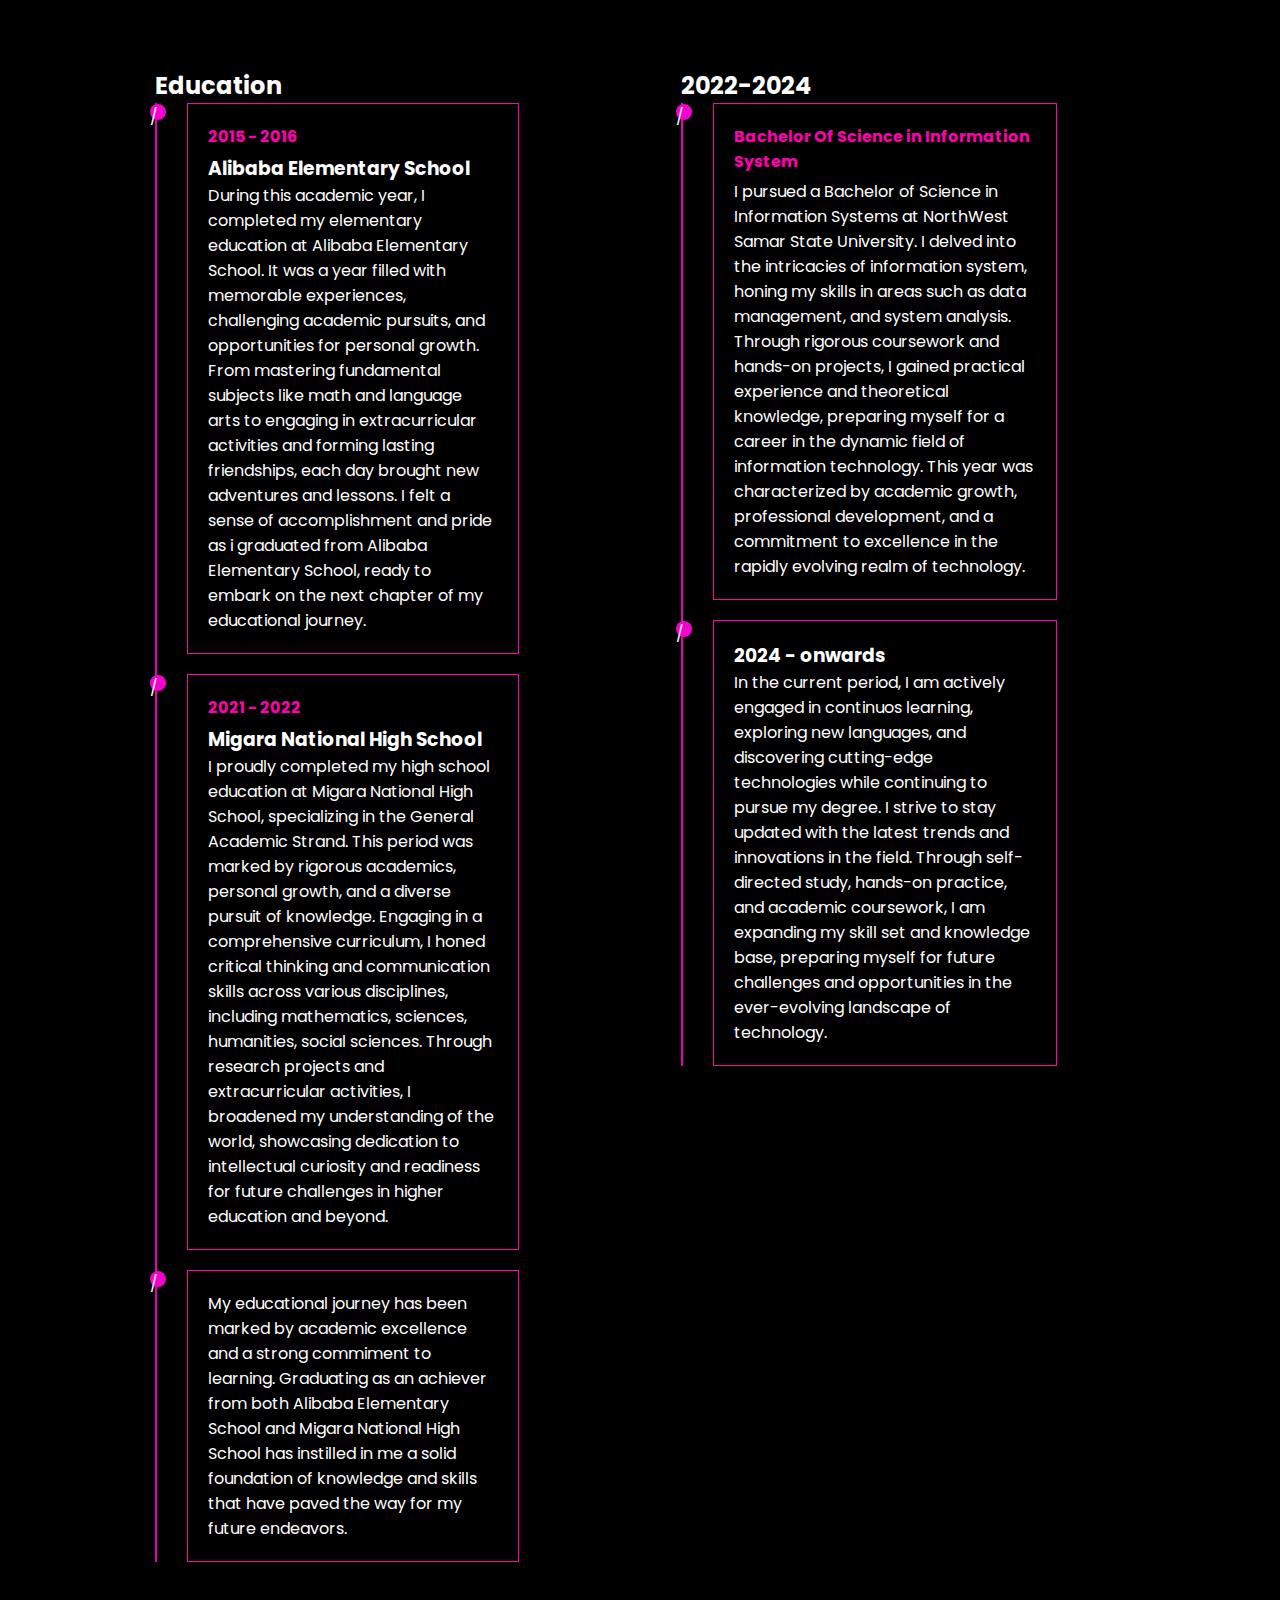
<file: Education.html>
<!DOCTYPE html>
<html lang="en">
<head>
    <meta charset="UTF-8">
    <meta name="viewport" content="width=device-width, initial-scale=1.0">
 <link rel="stylesheet" href="Education.css">
    <title>Education</title>
</head>
<body>
  
<!-- === Education Section Start === -->
    <div class="container">
        <main class="row">
          <section class="col">
            <header class="title"> </header>
              <h2>Education</h2>
              <div class="contents">
                <div class="box">
                  <h4>2015 - 2016</h4>
                  <h3>Alibaba Elementary School</h3>
                  <p>During this academic year, I completed my elementary education at Alibaba Elementary School. It was a year filled with memorable experiences, challenging academic pursuits, and opportunities for personal growth. From mastering fundamental subjects like math and language arts to engaging in extracurricular activities and forming lasting friendships, each day brought new adventures and lessons. I felt a sense of accomplishment and pride as i graduated from Alibaba Elementary School, ready to embark on the next chapter of my educational journey.</p>
                </div>
                <div class="box">
                  <h4>2021 - 2022</h4>
                  <h3>Migara National High School</h3>
                  <p>I proudly completed my high school education at Migara National High School, specializing in the General Academic Strand. This period was marked by rigorous academics, personal growth, and a diverse pursuit of knowledge. Engaging in a comprehensive curriculum, I honed critical thinking and communication skills across various disciplines, including mathematics, sciences, humanities, social sciences. Through research projects and extracurricular activities, I broadened my understanding of the world, showcasing dedication to intellectual curiosity and readiness for future challenges in higher education and beyond.</p>
                </div>
                <div class="box">
                  <h3></h3>
                  <p>My educational journey has been marked by academic excellence and a strong commiment to learning. Graduating as an achiever from both Alibaba Elementary School and Migara National High School has instilled in me a solid foundation of knowledge and skills that have paved the way for my future endeavors.</p>
                </div>
              </div>
         
          </section>
<!-- === Education Section Ends === -->
        
<!-- === Experience Section Start === -->

<div class="container">
  <main class="row">
    <section class="col">
      <header class="title">   </header>
        <h2>2022-2024</h2>
        <div class="contents">
          <div class="box">
            <h4>Bachelor Of Science in Information System</h4>
            <p> I pursued a Bachelor of  Science in Information Systems at NorthWest Samar State University. I delved into the intricacies of information system, honing my skills in areas such as data management, and system analysis. Through rigorous coursework and hands-on projects, I gained practical experience and theoretical knowledge, preparing myself for a career in the dynamic field of information technology. This year was characterized by academic growth, professional development, and a commitment to excellence in the rapidly evolving realm of technology.</p>
          </div>

          <div class="box">
            <h3>2024 - onwards</h3>
            <p>In the current period, I am actively engaged in continuos learning, exploring new languages, and discovering cutting-edge technologies while continuing to pursue my degree. I strive to stay updated with the latest trends and innovations in the field. Through self-directed study, hands-on practice, and academic coursework, I am expanding my skill set and knowledge base, preparing myself for future challenges and opportunities in the ever-evolving landscape of technology.</p>
          </div>
        </div>
    
    </section>

<!-- === Experience Section Ends === -->

      </main>
    </div>
</body>
</html>
</file>
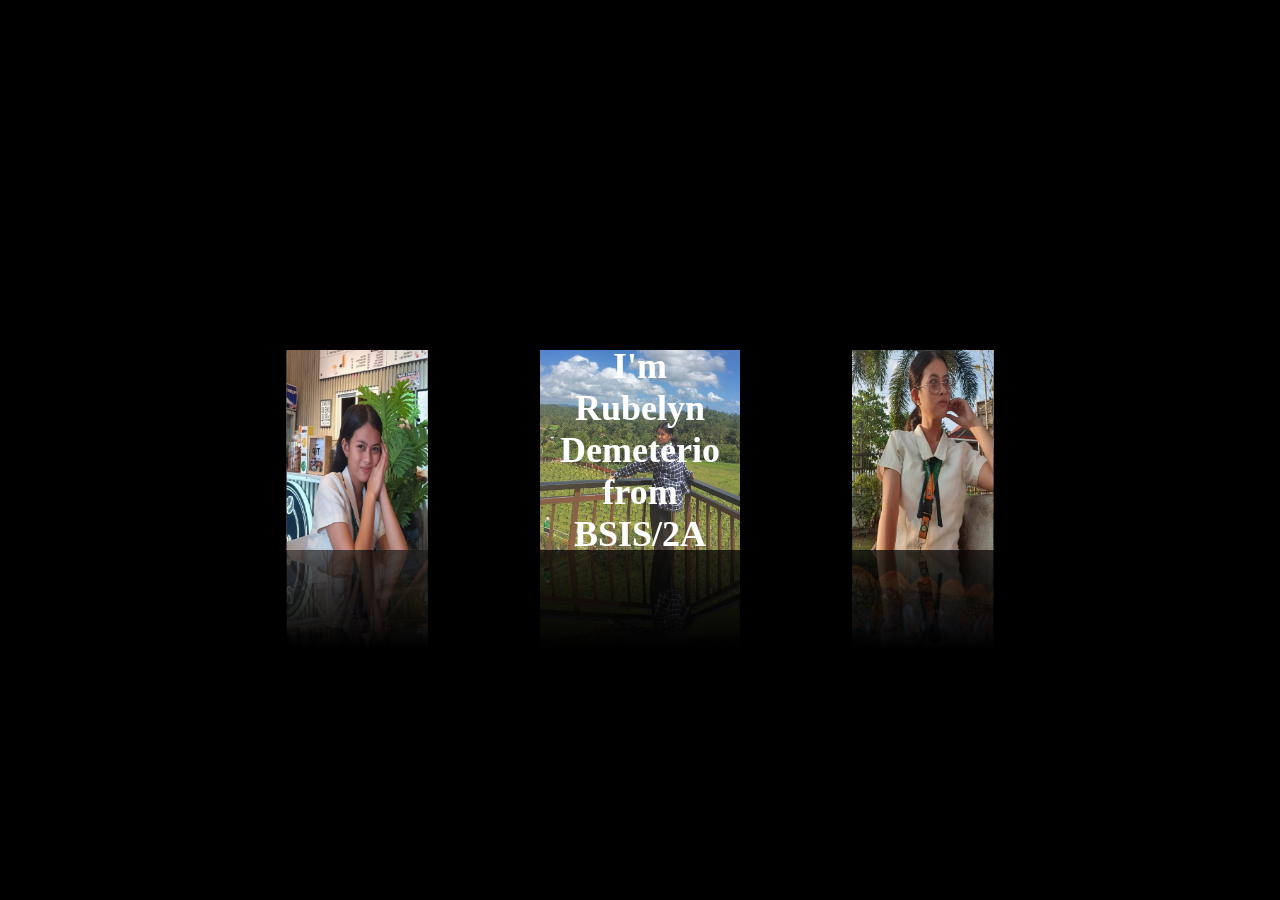
<file: Picture.html>
<!DOCTYPE html>
<html lang="en">
<head>
    <meta charset="UTF-8">
    <meta name="viewport" content="width=device-width, initial-scale=1.0">
    <link rel="stylesheet" href="Picture.css"> <!-- Link to external CSS file for styling -->
    <title>Rubelyn Picture</title> <!-- Title of the webpage -->
</head>
<body>
    <div class="box">
        <!-- Container for the rotating box and text -->
        <div class="center-text"><h1>I'm Rubelyn Demeterio from BSIS/2A</h1></div> <!-- Text to display at the top -->
        <span style="--i:1;"><img src="img1.jpg" height="250" width="200"></span> <!-- Image 1 -->
        <span style="--i:2;"><img src="img2.jpeg" height="250" width="200"></span> <!-- Image 2 -->
        <span style="--i:3;"><img src="img3.jpeg" height="250" width="200"></span> <!-- Image 3 -->
        <span style="--i:4;"><img src="img4.jpg" height="250" width="200"></span> <!-- Image 4 -->
        <span style="--i:5;"><img src="img5.jpg" height="250" width="200"></span> <!-- Image 5 -->
        <span style="--i:5;"><img src="img6.jpg" height="250" width="200"></span> <!-- Image 6 -->
    </div>
</body>
</html>
</file>
<file: Education.css>
/* Google Fonts */
@import url('https://fonts.googleapis.com/css2?family=Poppins:wght@100;200;300;400;500;600&display=swap');

/* CSS Reset */
* {
  margin: 0; /* Reset margin */
  padding: 0; /* Reset padding */
  box-sizing: border-box; /* Include border and padding in the element's total width and height */
  font-family: "Poppins", sans-serif; /* Set default font family */
  scroll-behavior: smooth; /* Smooth scrolling behavior */
}

/* === Education Start === */

:root {
  --iconBGColor: #1c1e1c; /* Define custom CSS variables */
  --bgColor: #000000;
  --textBGColor: #fff;
  --themeColor: #eb00d4;
  --sideBGColor: #040404;
}

body {
  width: 90%; /* Set body width */
  min-height: 5vh; /* Set minimum height */
  background-color: var(--bgColor); /* Set background color using custom variable */
  display: flex; /* Use flexbox for layout */
  justify-content: center; /* Center content horizontally */
  align-items: center; /* Center content vertically */
  color: var(--textBGColor); /* Set text color using custom variable */
}

.container {
  width: 220%; /* Set container width */
  min-height: 5vh; /* Set minimum height */
  height: 3vh; /* Set height */
  display: flex; /* Use flexbox for layout */
  justify-content: center; /* Center content horizontally */
  align-items: baseline; /* Align items to the baseline */
  margin-top: -30px; /* Add negative margin top */
  padding: 30px 10%; /* Set padding */
  padding-right: calc(10% - 30px); /* Calculate right padding */
}

.row {
  display: grid; /* Use grid layout for rows */
  grid-template-columns: 1fr 1fr; /* Set grid template columns */
  grid-column-gap: 20px; /* Set gap between grid columns */
}

.col {
  padding: 40px; /* Set padding for columns */
}

.title {
  text-align: center; /* Center align text */
  margin-bottom: 20px; /* Add bottom margin */
}

.box {
  margin-bottom: 20px; /* Add bottom margin for boxes */
}

h4 {
  font-size: 16px; /* Set font size */
  margin-bottom: 5px; /* Add bottom margin */
}

.col header .title {
  font-family: helvetica; /* Set font family */
  color: var(--textBGColor); /* Set text color using custom variable */
  padding: 0 0 20px 30px; /* Set padding */
}

.col .contents {
  padding: 0 30px; /* Set padding for contents */
  border-left: 2px solid #e700bc; /* Set left border */
}

.col .contents .box {
  position: relative; /* Set position relative */
  padding: 20px; /* Set padding for boxes */
  border: 1px solid #ff00b3; /* Set border color */
  background-color: #000000; /* Set background color */
  cursor: pointer; /* Set cursor style */
  transition: all 0.4s; /* Add transition effect */
  margin-bottom: 20px; /* Add bottom margin */
}

.col .contents .box:hover {
  box-shadow: 0 3px 12px 0 #ff3fc2; /* Add box shadow on hover */
  border: none; /* Remove outside border on hover */
}

.col .contents .box::before {
  content: '/'; /* Add content before the box */
  position: absolute; /* Set position absolute */
  width: 16px; /* Set width */
  height: 16px; /* Set height */
  border-radius: 100%; /* Set border radius */
  right: calc(100% + 22px); /* Position to the right */
  top: 0; /* Position to the top */
  background-color: #f600cd; /* Set background color */
}

.box h4 {
  position: relative; /* Set position relative for h4 */
  color: #ff00ae; /* Set text color */
}

@media (min-width: 768px) {
  .row {
    grid-template-columns: 1fr 1fr; /* Set grid template columns for larger screens */
    grid-column-gap: 5px; /* Set smaller gap between grid columns */
  }
}
</file>
<file: Picture.css>
/* Reset default margin, padding, and box-sizing for all elements */
* {
    margin: 0;
    padding: 0;
    box-sizing: border-box;
}

/* Style for the body element */
body {
    display: flex; /* Use flexbox for layout */
    justify-content: center; /* Center content horizontally */
    align-items: center; /* Center content vertically */
    min-height: 100vh; /* Minimum height of the viewport */
    background: #000; /* Set background color to black */
}

/* Styling for the rotating box */
.box {
    position: relative; /* Position relative to its normal position */
    width: 200px; /* Set width of the box */
    height: 200px; /* Set height of the box */
    transform-style: preserve-3d; /* Preserve 3D transformations */
    animation: animate 40s linear infinite; /* Apply animation for rotation */
}

/* Keyframes for the animation of the rotating box */
@keyframes animate {
    0% {
        transform: perspective(1000px) rotateY(0deg); /* Initial transformation */
    }
    100% {
        transform: perspective(1000px) rotateY(360deg); /* Final transformation */
    }
}

/* Styling for each span element inside the box */
.box span {
    position: absolute; /* Position absolutely within the box */
    top: 0; /* Align to the top */
    left: 0; /* Align to the left */
    width: 100%; /* Occupy full width */
    height: 100%; /* Occupy full height */
    transform-origin: center; /* Set the transformation origin to the center */
    transform-style: preserve-3d; /* Preserve 3D transformations */
    transform: rotateY(calc(var(--i) * 45deg)) translateZ(400px); /* Apply rotation and translation */
    -webkit-box-reflect: below 0px linear-gradient(transparent, transparent, #0004); /* Add reflection effect */
}

/* Styling for images within each span element */
.box span img {
    position: absolute; /* Position absolutely within the span */
    top: 0; /* Align to the top */
    left: 0; /* Align to the left */
    width: 100%; /* Occupy full width */
    height: 100%; /* Occupy full height */
    object-fit: cover; /* Ensure the image covers the entire space */
}

/* Styling for the centered text */
.center-text {
    position: absolute; /* Position absolutely within the box */
    top: 50%; /* Align text vertically at 50% */
    left: 50%; /* Align text horizontally at 50% */
    transform: translate(-50%, -50%); /* Center the text using translation */
    color: rgb(255, 255, 255); /* Set text color to white */
    font-size: 18px; /* Set font size */
    text-align: center; /* Center-align the text */
    z-index: 1; /* Ensure the text appears above other elements */
}
</file>
